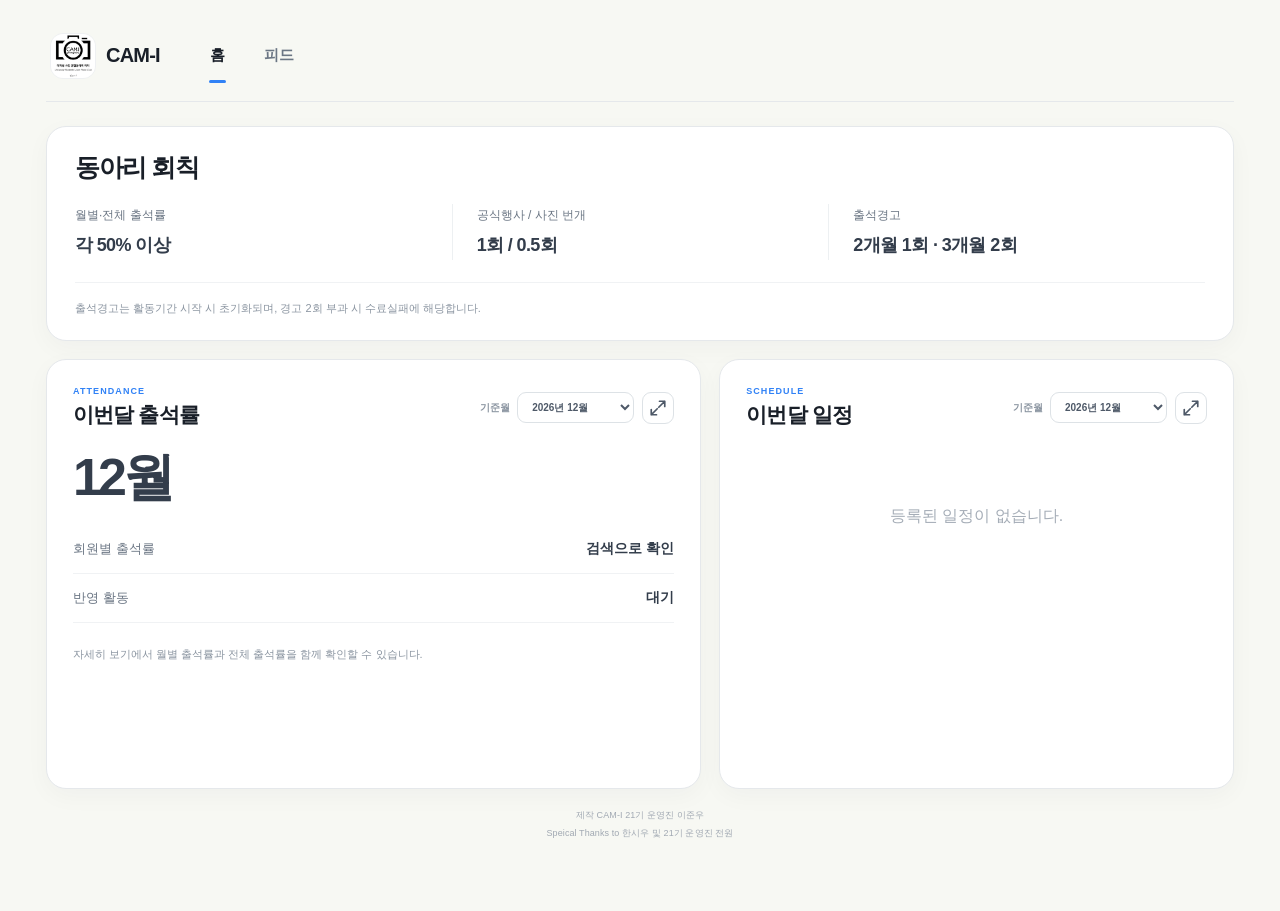
<file: index.html>
<!doctype html>
<html lang="ko">
<head>
  <meta charset="utf-8">
  <meta name="viewport" content="width=device-width, initial-scale=1">
  <title>출결 관리</title>
  <link rel="stylesheet" href="/styles.css">
  <link rel="stylesheet" href="/public/board.css">
</head>
<body>
  <div class="app-shell">
    <main class="main-content">
      <div id="notice" class="notice" role="status" hidden></div>
      <section id="app-view" aria-live="polite"></section>
    </main>
  </div>
  <script src="/public/board.js" defer></script>
  <script src="/monthly-upload.js" defer></script>
  <script src="/app.js" defer></script>
</body>
</html>
</file>
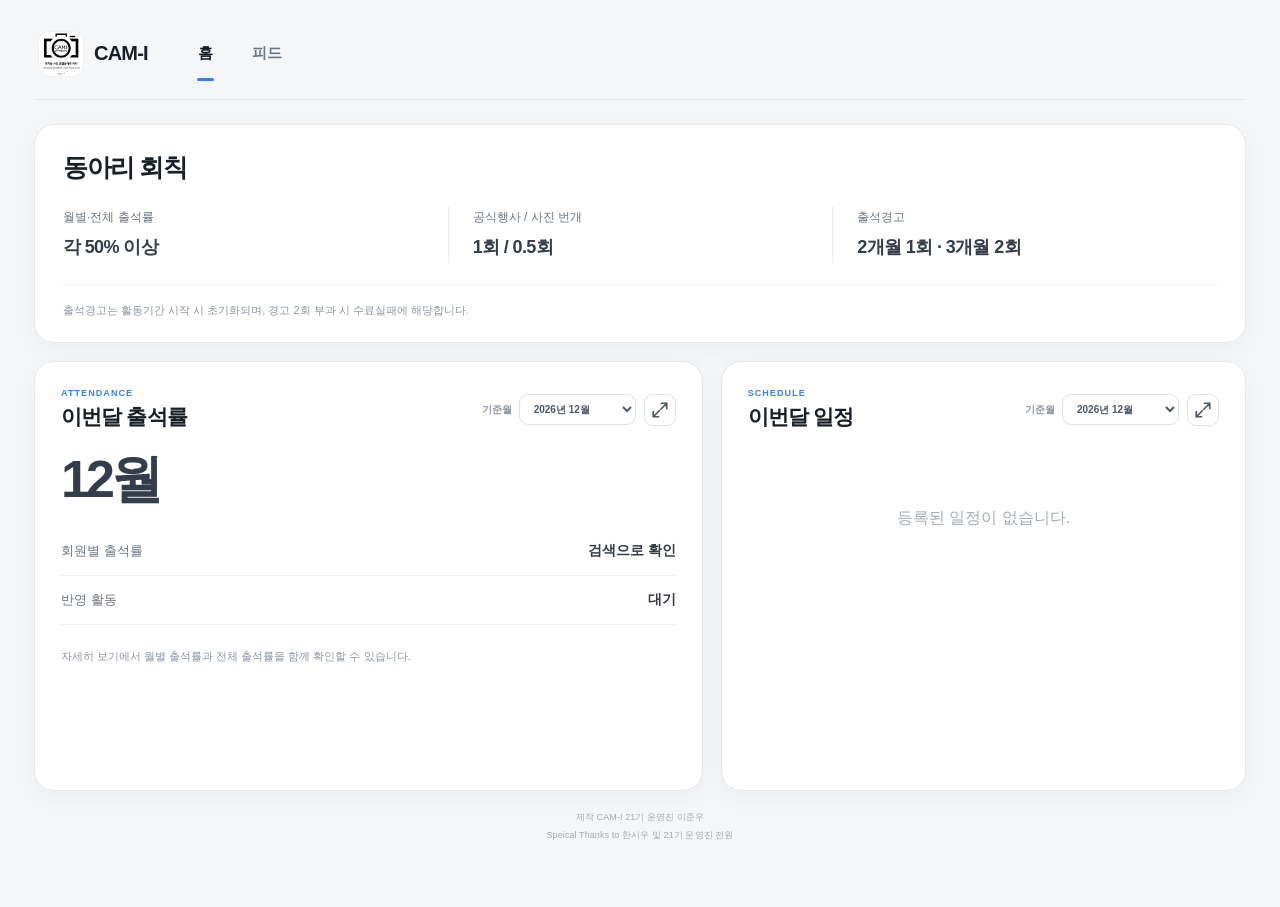
<file: public/index.html>
<!doctype html>
<html lang="ko">
<head>
  <meta charset="utf-8">
  <meta name="viewport" content="width=device-width, initial-scale=1">
  <meta name="description" content="출결 현황 공개 확인 페이지">
  <title>출결 현황</title>
  <link rel="stylesheet" href="./public.css">
  <link rel="stylesheet" href="./board.css">
</head>
<body>
  <main class="page-shell">
    <div id="public-board" aria-live="polite">출결 정보를 불러오는 중입니다.</div>
    <span id="updated-at" hidden></span>
  </main>
  <script src="./board.js" defer></script>
  <script src="./public.js" defer></script>
</body>
</html>
</file>
<file: styles.css>
:root {
  --ink: #18212f;
  --muted: #778194;
  --line: #e4e8ee;
  --paper: #f7f8fb;
  --card: #ffffff;
  --navy: #172334;
  --navy-soft: #26364b;
  --blue: #3d71e8;
  --blue-soft: #ebf1ff;
  --green: #168a69;
  --green-soft: #e5f5ef;
  --orange: #c56b18;
  --orange-soft: #fff2df;
  --red: #c34646;
  --red-soft: #fff0f0;
  --shadow: 0 12px 32px rgba(31, 45, 68, .06);
  font-family: Pretendard, -apple-system, BlinkMacSystemFont, "Segoe UI", sans-serif;
  color: var(--ink);
  background: var(--paper);
}

* { box-sizing: border-box; }
body { margin: 0; min-width: 320px; background: var(--paper); }
button, input, select, textarea { font: inherit; }
button { cursor: pointer; }

.app-shell { min-height: 100vh; display: block; }
.sidebar { width: 250px; flex: 0 0 250px; min-height: 100vh; color: #dbe4f3; background: var(--navy); padding: 30px 18px 22px; display: flex; flex-direction: column; }
.brand { display: flex; align-items: center; gap: 12px; padding: 0 12px 35px; }
.brand-mark { display: grid; place-items: center; width: 34px; height: 34px; color: #fff; background: var(--blue); border-radius: 11px; font-weight: 800; font-size: 16px; }
.brand strong { display: block; color: #fff; font-size: 17px; letter-spacing: -.04em; }
.brand span:not(.brand-mark) { display: block; margin-top: 3px; color: #9ba9bc; font-size: 10px; letter-spacing: .08em; text-transform: uppercase; }
.nav-list { display: grid; gap: 6px; }
.nav-item { display: flex; align-items: center; gap: 13px; width: 100%; border: 0; border-radius: 12px; padding: 13px 13px; text-align: left; color: #9eacc0; background: transparent; transition: .18s ease; }
.nav-item:hover { color: #fff; background: rgba(255,255,255,.07); }
.nav-item.active { color: #fff; background: var(--navy-soft); box-shadow: inset 3px 0 var(--blue); }
.nav-icon { width: 26px; color: #6f83a1; font-size: 10px; letter-spacing: .04em; }
.nav-item.active .nav-icon { color: #8eafff; }
.sidebar-bottom { margin-top: auto; }
.sync-card { margin: 24px 4px 18px; padding: 16px 14px; background: rgba(255,255,255,.06); border: 1px solid rgba(255,255,255,.08); border-radius: 14px; }
.sync-card-head { display: flex; align-items: center; gap: 8px; color: #fff; font-size: 13px; }
.sync-dot { width: 8px; height: 8px; border-radius: 50%; background: #65ddb4; box-shadow: 0 0 0 4px rgba(101,221,180,.11); }
.sync-card p { margin: 10px 0 8px; color: #9eacc0; font-size: 11px; line-height: 1.6; }
.sync-card code { display: block; color: #b8caff; font: 10px ui-monospace, SFMono-Regular, Menlo, monospace; word-break: break-all; }
.sync-card > span:last-child { display: block; margin-top: 10px; color: #7f91aa; font-size: 10px; }
.sidebar-foot { color: #6f7e94; text-align: center; font-size: 10px; }

.main-content { width: 100%; max-width: 1600px; margin: 0 auto; padding: 28px 46px 70px; min-width: 0; }
.topbar { display: flex; align-items: flex-start; justify-content: space-between; gap: 20px; margin-bottom: 32px; }
.eyebrow { margin: 0 0 10px; color: var(--blue); font-size: 10px; font-weight: 800; letter-spacing: .14em; }
h1, h2, h3, p { margin-top: 0; }
h1 { margin-bottom: 8px; font-size: 31px; line-height: 1.16; letter-spacing: -.06em; }
.topbar p:last-child { margin-bottom: 0; color: var(--muted); font-size: 13px; }
.topbar-actions { display: flex; gap: 9px; padding-top: 12px; }
.button { min-height: 40px; border: 1px solid transparent; border-radius: 10px; padding: 0 15px; font-size: 12px; font-weight: 700; transition: .18s ease; }
.button-primary { color: #fff; background: var(--blue); box-shadow: 0 7px 14px rgba(61,113,232,.2); }
.button-primary:hover { background: #2f5fce; transform: translateY(-1px); }
.button-ghost { color: #607089; border-color: var(--line); background: #fff; }
.button-ghost:hover { border-color: #bbc5d3; color: var(--ink); }
.button-danger { color: var(--red); border-color: #f0d5d5; background: var(--red-soft); }
.button-small { min-height: 32px; padding: 0 10px; font-size: 11px; }
.notice { margin: -10px 0 20px; padding: 11px 14px; border: 1px solid #cfe0ff; border-radius: 10px; color: #2b5bbd; background: var(--blue-soft); font-size: 12px; }
.notice.error { border-color: #f0d0d0; color: var(--red); background: var(--red-soft); }

.view-stack { display: grid; gap: 22px; }
.kpi-grid { display: grid; grid-template-columns: repeat(4, minmax(0, 1fr)); gap: 14px; }
.kpi-grid-single { grid-template-columns: 1fr; }
.kpi-card, .panel { border: 1px solid var(--line); border-radius: 16px; background: var(--card); box-shadow: var(--shadow); }
.kpi-card { position: relative; padding: 20px 20px 18px; overflow: hidden; }
.kpi-details { cursor: pointer; }
.kpi-details > summary { position: relative; z-index: 1; display: flex; align-items: flex-start; justify-content: space-between; gap: 12px; list-style: none; outline: 0; }
.kpi-details > summary::-webkit-details-marker { display: none; }
.kpi-summary-content { display: block; }
.kpi-toggle { display: inline-flex; align-items: center; gap: 5px; min-height: 30px; padding: 0 10px; border: 1px solid var(--line); border-radius: 8px; color: #607089; background: #fff; font-size: 11px; font-weight: 700; line-height: 1; }
.kpi-detail-list { position: relative; z-index: 1; display: grid; gap: 9px; margin-top: 17px; padding-top: 14px; border-top: 1px solid #edf0f4; }
.kpi-detail-list > div { display: block; gap: 12px; font-size: 12px; }
.kpi-detail-list span { display: block; color: var(--muted); line-height: 1.55; }
.kpi-card::after { content: ""; position: absolute; right: -25px; bottom: -32px; width: 100px; height: 100px; border-radius: 50%; background: var(--blue-soft); }
.kpi-card:nth-child(2)::after { background: var(--green-soft); }
.kpi-card:nth-child(3)::after { background: var(--orange-soft); }
.kpi-card:nth-child(4)::after { background: #f0eefc; }
.kpi-label { position: relative; z-index: 1; color: var(--muted); font-size: 11px; }
.kpi-value { position: relative; z-index: 1; display: block; margin: 12px 0 6px; font-size: 29px; letter-spacing: -.07em; }
.kpi-foot { position: relative; z-index: 1; color: #99a2b1; font-size: 10px; }
.dashboard-grid { display: grid; grid-template-columns: minmax(0, 1.25fr) minmax(310px, .75fr); gap: 22px; }
.dashboard-grid-top { grid-template-columns: 1fr; }
.dashboard-filters { align-items: flex-end; }
.filter-field { display: grid; gap: 6px; min-width: 120px; }
.filter-field .input.compact { width: 150px; }
.panel { padding: 22px; }
.panel-header { display: flex; align-items: flex-start; justify-content: space-between; gap: 14px; margin-bottom: 20px; }
.panel-title { margin-bottom: 5px; font-size: 16px; letter-spacing: -.04em; }
.panel-desc { margin-bottom: 0; color: var(--muted); font-size: 11px; line-height: 1.6; }
.header-control { display: flex; align-items: center; gap: 8px; }
.label { display: block; margin-bottom: 7px; color: #66748a; font-size: 11px; font-weight: 700; }
.input, .select, .textarea { width: 100%; border: 1px solid var(--line); border-radius: 9px; padding: 10px 11px; color: var(--ink); background: #fff; outline: 0; font-size: 12px; }
.input:focus, .select:focus, .textarea:focus { border-color: #9fb9ff; box-shadow: 0 0 0 3px var(--blue-soft); }
.select.compact, .input.compact { width: auto; min-width: 112px; padding: 8px 9px; }
.textarea { min-height: 86px; resize: vertical; }
.field-grid { display: grid; grid-template-columns: repeat(2, minmax(0, 1fr)); gap: 15px; }
.field-grid.three { grid-template-columns: repeat(3, minmax(0, 1fr)); }
.field { min-width: 0; }
.field.full { grid-column: 1 / -1; }
.form-actions { display: flex; justify-content: flex-end; gap: 9px; margin-top: 18px; }
.progress-area { display: grid; gap: 16px; }
.progress-row { display: grid; gap: 8px; }
.progress-meta { display: flex; justify-content: space-between; color: #647188; font-size: 11px; }
.progress-meta strong { color: var(--ink); }
.progress-track { height: 8px; overflow: hidden; border-radius: 99px; background: #eef1f5; }
.progress-fill { height: 100%; border-radius: inherit; background: var(--blue); }
.progress-fill.green { background: var(--green); }
.progress-fill.orange { background: #e7a142; }
.rules-mini { display: grid; gap: 11px; }
.rule-line { display: flex; align-items: center; justify-content: space-between; gap: 12px; padding-bottom: 11px; border-bottom: 1px solid #edf0f4; font-size: 12px; }
.rule-line:last-child { padding-bottom: 0; border-bottom: 0; }
.rule-line span { color: var(--muted); }
.rule-line strong { color: var(--ink); white-space: nowrap; }

.table-wrap { overflow-x: auto; }
.data-table { width: 100%; border-collapse: collapse; min-width: 630px; }
.data-table th { padding: 10px 12px; border-bottom: 1px solid var(--line); color: #95a0b1; font-size: 10px; font-weight: 700; text-align: left; white-space: nowrap; }
.data-table td { padding: 13px 12px; border-bottom: 1px solid #edf0f4; color: #56647a; font-size: 12px; vertical-align: middle; }
.data-table tr:last-child td { border-bottom: 0; }
.data-table .primary-cell { color: var(--ink); font-weight: 700; }
.data-table .number-cell { color: var(--ink); font-variant-numeric: tabular-nums; }
.avatar { display: inline-grid; place-items: center; width: 28px; height: 28px; margin-right: 9px; border-radius: 9px; color: #3560bd; background: var(--blue-soft); font-size: 11px; font-weight: 800; vertical-align: middle; }
.badge { display: inline-flex; align-items: center; min-height: 23px; padding: 0 8px; border-radius: 999px; font-size: 10px; font-weight: 800; white-space: nowrap; }
.badge.good { color: var(--green); background: var(--green-soft); }
.badge.warn { color: var(--orange); background: var(--orange-soft); }
.badge.bad { color: var(--red); background: var(--red-soft); }
.badge.neutral { color: #6d7b90; background: #eef1f5; }
.badge.blue { color: #3560bd; background: var(--blue-soft); }
.empty { padding: 38px 15px; color: #9aa5b4; text-align: center; font-size: 12px; }

.toolbar { display: flex; align-items: flex-end; justify-content: space-between; gap: 16px; flex-wrap: wrap; margin-bottom: 18px; }
.toolbar-left { display: flex; align-items: flex-end; gap: 10px; flex-wrap: wrap; }
.toolbar .field { min-width: 150px; }
.record-toolbar-note { color: var(--muted); font-size: 11px; line-height: 1.6; }
.attendance-table .status-select { min-width: 130px; }
.attendance-table { min-width: 980px; }
.fine-text { color: var(--red); font-size: 11px; font-weight: 700; }
.fine-zero { color: #93a0b1; }
.section-divider { height: 1px; margin: 20px 0; background: #edf0f4; }
.split-layout { display: grid; grid-template-columns: minmax(250px, .72fr) minmax(0, 1.28fr); gap: 22px; align-items: start; }
.event-list { display: grid; gap: 9px; }
.event-option { width: 100%; padding: 14px; border: 1px solid var(--line); border-radius: 12px; color: var(--ink); background: #fff; text-align: left; }
.event-option:hover { border-color: #b6c8f7; }
.event-option.selected { border-color: #89a8ff; background: var(--blue-soft); box-shadow: inset 3px 0 var(--blue); }
.event-option strong { display: block; margin-bottom: 6px; font-size: 12px; }
.event-option span { color: var(--muted); font-size: 10px; }
.event-option .event-option-meta { display: flex; align-items: center; justify-content: space-between; gap: 8px; }
.event-option .badge { margin-top: 8px; }
.subtle { color: var(--muted); font-size: 11px; }

.rules-grid { display: grid; grid-template-columns: repeat(2, minmax(0, 1fr)); gap: 22px; }
.rule-card { padding: 24px; border: 1px solid var(--line); border-radius: 16px; background: #fff; box-shadow: var(--shadow); }
.rule-card h3 { margin-bottom: 7px; font-size: 16px; letter-spacing: -.04em; }
.rule-card > p { margin-bottom: 20px; color: var(--muted); font-size: 11px; line-height: 1.6; }
.rule-metric { display: flex; align-items: flex-end; justify-content: space-between; gap: 15px; padding: 15px 0; border-top: 1px solid #edf0f4; }
.rule-metric:first-of-type { border-top: 0; }
.rule-metric span { color: var(--muted); font-size: 11px; }
.rule-metric strong { font-size: 20px; letter-spacing: -.05em; }
.fine-grid { display: grid; gap: 10px; }
.fine-item { display: flex; justify-content: space-between; align-items: center; padding: 12px 13px; border-radius: 10px; background: #fafbfc; font-size: 12px; }
.fine-item strong { color: var(--red); }
.formula-box { padding: 15px; border-radius: 10px; color: #53657d; background: #f5f7fb; font-size: 12px; line-height: 1.8; }
.formula-box strong { color: var(--ink); }

@media (max-width: 1050px) {
  .main-content { padding: 34px 28px 60px; }
  .kpi-grid { grid-template-columns: repeat(2, minmax(0, 1fr)); }
  .kpi-grid.kpi-grid-single { grid-template-columns: 1fr; }
  .dashboard-grid, .split-layout { grid-template-columns: 1fr; }
}
@media (max-width: 720px) {
  .main-content { padding: 18px 16px 45px; }
  h1 { font-size: 27px; }
  .kpi-grid, .rules-grid, .kpi-grid.kpi-grid-single { grid-template-columns: 1fr; }
  .panel, .rule-card { padding: 17px; }
  .field-grid, .field-grid.three { grid-template-columns: 1fr; }
  .field.full { grid-column: auto; }
  .panel-header { display: block; }
  .header-control { margin-top: 12px; }
  .toolbar { align-items: stretch; display: block; }
  .toolbar-left { align-items: stretch; display: grid; grid-template-columns: 1fr 1fr; }
  .toolbar-left .field { min-width: 0; }
  .toolbar > .button { width: 100%; margin-top: 12px; }
}

.main-content {background:#f7f8f3;}
</file>
<file: public/board.css>
.attendance-board { display:grid;grid-template-columns:repeat(2,minmax(0,1fr));gap:22px;align-items:stretch; }
.board-toolbar {display:flex;align-items:center;justify-content:flex-end;gap:20px;margin-bottom:22px;}
.board-kicker {font-size:10px;font-weight:750;letter-spacing:.16em;color:#728275;}
.board-toolbar p {margin:6px 0 0;font-size:20px;font-weight:650;letter-spacing:-.04em;color:#263a32;}
.board-month {display:flex;align-items:center;gap:10px;font-size:12px;color:#66776d;}
.board-month select,.board-search input,.board-import input {font:inherit;padding:10px 12px;border:1px solid #dbe4dc;border-radius:8px;background:#fff;color:#263a32;}
.board-card {min-width:0;min-height:348px;padding:28px;border:1px solid #e0e6df;border-radius:18px;background:#fff;box-shadow:0 6px 22px #223a2510;color:#263a32;}
.board-card header {display:flex;align-items:center;gap:10px;margin-bottom:26px;}
.board-card h2 {font-size:19px;margin:0;letter-spacing:-.04em;color:inherit;}
.board-number {font-size:10px;letter-spacing:.07em;color:#8c9a8e;}
.board-card-actions {display:flex;align-items:center;gap:8px;margin-left:auto;}
.board-chip {white-space:nowrap;border:1px solid #e2e8de;border-radius:20px;padding:5px 9px;font-size:10px;color:#687d6b;font-weight:500;}
.board-expand {display:grid;place-items:center;width:32px;height:32px;padding:0;border:1px solid #d7e0d4;border-radius:9px;background:#fff;color:#536c53;transition:background .16s,border-color .16s,transform .16s;}
.board-expand svg {width:18px;height:18px;fill:none;stroke:currentColor;stroke-width:2.25;stroke-linecap:round;stroke-linejoin:round;}
.board-close-mark {display:none;}
.board-expand[aria-expanded="true"] .board-expand-mark {display:none;}
.board-expand[aria-expanded="true"] .board-close-mark {display:block;}
.board-expand:hover {border-color:#aebfa9;background:#f4f7f1;transform:translateY(-1px);}
.board-expand:focus-visible {outline:2px solid #577553;outline-offset:3px;}
body.board-modal-open {overflow:hidden;}
.board-expand-backdrop {position:fixed;inset:0;z-index:1000;border:0;background:#14251dcc;cursor:zoom-out;}
.board-card.is-expanded {position:fixed;top:24px;bottom:24px;left:50%;z-index:1001;width:min(1180px,calc(100vw - 48px));min-height:0;overflow:auto;transform:translateX(-50%);padding:36px;border-color:#cdd9ca;box-shadow:0 28px 90px #0d201666;}
.board-card.is-expanded header {position:sticky;top:-36px;z-index:8;margin:-36px -36px 26px;padding:28px 36px 18px;background:inherit;border-bottom:1px solid #e1e8de;}
.board-card.is-expanded h2 {font-size:24px;}
.board-card.is-expanded .board-expand {background:#263a32;color:#fff;border-color:#263a32;}
.board-rate-intro {margin:18px 0 14px;padding-bottom:14px;border-bottom:1px solid #e8ece5;}
.board-rate-preview {display:grid;gap:0;}
.board-rate-row {padding:10px 0;border-bottom:1px solid #eef1ec;}
.board-rate-row:last-child {border-bottom:0;}
.board-rate-row-main {display:flex;justify-content:space-between;align-items:flex-start;gap:12px;font-size:12px;}
.board-rate-row-main>span {color:#78877b;text-align:right;white-space:nowrap;font-size:11px;}
.board-inline-meter {height:4px;margin-top:8px;border-radius:8px;background:#edf1ea;overflow:hidden;}
.board-inline-meter i {display:block;height:100%;border-radius:inherit;background:#829b76;}
.board-note {color:#7c877d;font-size:12px;line-height:1.8;margin:21px 0 0;word-break:keep-all;}
.board-details {margin-top:20px;border-top:1px solid #e8ece5;padding-top:15px;}
.board-details>summary,.board-import>summary {cursor:pointer;font-size:12px;font-weight:650;color:#536c53;}
.board-details>summary:focus-visible,.board-import>summary:focus-visible {outline:2px solid #577553;outline-offset:5px;}
.board-search {display:grid;gap:7px;margin-top:18px;color:#68776b;font-size:12px;}
.board-search input {width:100%;box-sizing:border-box;}
.board-search-result {margin-top:18px;}
.board-search-hint {padding:28px 8px;text-align:center;color:#7c877d;font-size:12px;line-height:1.8;}
.member-search-card {padding-top:4px;}
.member-search-card .board-rate-row {padding-top:0;}
.member-event-list {margin-top:20px;border-top:1px solid #e8ece5;}
.member-event-list h3 {margin:15px 0 7px;font-size:12px;color:#536c53;}
.member-event-row {display:grid;grid-template-columns:42px 1fr auto;gap:9px;align-items:center;padding:9px 0;border-bottom:1px solid #eef1ec;font-size:11px;}
.member-event-row time {font-variant-numeric:tabular-nums;color:#849080;}
.member-event-row span {min-width:0;overflow-wrap:anywhere;color:#536257;}
.member-event-status {font-size:10px;font-weight:700;white-space:nowrap;}
.member-event-status.is-present {color:#5b8058;}
.member-event-status.is-absent {color:#a17a66;}
.member-event-status.is-upcoming {color:#809170;}
.board-member-meta {display:block;margin-top:5px;font-size:10px;color:#81917d;}
.board-winners {background:#f3f5ed;text-align:center;}
.board-winners header {text-align:left;}
.board-winner-mark {display:block;color:#a6b28e;font-size:43px;font-weight:400;line-height:1.4;}
.board-winner-names {font-size:25px;line-height:1.6;font-weight:650;margin-top:12px;word-break:keep-all;}
.board-winner-copy {font-size:13px;color:#738164;margin:7px 0;}
.winner-photo-stage {position:relative;min-height:230px;display:grid;align-items:center;}
.winner-photo-grid {display:grid;grid-template-columns:repeat(2,minmax(0,1fr));gap:12px;max-width:340px;width:100%;margin:0 auto;}
.winner-photo-grid figure {margin:0;min-width:0;}
.winner-photo-grid img {display:block;width:100%;aspect-ratio:1983/2805;object-fit:contain;border:1px solid #e0e5dc;border-radius:12px;background:#f6f7f3;}
.winner-photo-grid figcaption {display:flex;justify-content:center;align-items:center;gap:7px;padding:7px 4px 0;color:#405746;}
.winner-photo-grid figcaption span {font-size:10px;font-weight:700;}
.winner-photo-grid figcaption strong {font-size:13px;overflow:hidden;text-overflow:ellipsis;white-space:nowrap;}
.board-card.is-expanded .winner-photo-grid {max-width:760px;}
.winner-photo-grid-pending {opacity:.55;}
.winner-photo-grid-pending span {display:block;border:1px dashed #cfd9ca;border-radius:14px;background:linear-gradient(145deg,#f5f7f2,#e8eee3);aspect-ratio:1983/2805;}
.winner-counting {position:absolute;inset:0;display:flex;flex-direction:column;align-items:center;justify-content:center;text-align:center;}
.winner-counting strong {padding:9px 16px;border-radius:999px;background:#263a32;color:#fff;font-size:15px;letter-spacing:.02em;box-shadow:0 6px 20px #263a3233;}
.winner-counting span {margin-top:10px;color:#728073;font-size:11px;}
.board-empty {min-height:155px;display:flex;flex-direction:column;justify-content:center;align-items:center;text-align:center;gap:8px;font-size:13px;color:#798675;}
.board-empty strong {font-size:16px;font-weight:600;color:#63755a;}
.board-empty p {margin:0;font-size:12px;}
.board-rule-summary {margin:0;}
.board-rule-summary>div {display:flex;justify-content:space-between;gap:12px;padding:13px 0;border-bottom:1px solid #eef1ec;font-size:12px;}
.board-rule-summary dt {color:#73806f;}
.board-rule-summary dd {margin:0;font-weight:650;text-align:right;}
.board-rule-full {padding-top:20px;text-align:left;}
.board-rule-full h3 {font-size:15px;margin:23px 0 12px;}
.board-rule-full p {font-size:12px;line-height:1.9;word-break:keep-all;color:#647364;}
.board-event-list {list-style:none;margin:0;padding:0;}
.board-event-list-two {display:grid;grid-template-columns:repeat(2,minmax(0,1fr));column-gap:18px;}
.board-event-list-two .board-event-state {display:none;}
.board-event-list-two .board-empty {grid-column:1/-1;}
.board-event-list li {display:flex;gap:15px;align-items:center;padding:11px 0;border-bottom:1px solid #eef1ec;}
.board-event-list li:last-child {border-bottom:0;}
.board-event-list time {flex:0 0 37px;text-align:center;background:#f2f5ef;border-radius:8px;padding:6px 0;}
.board-event-list time strong {display:block;font-size:19px;line-height:1.2;font-weight:600;}
.board-event-list time span {font-size:9px;color:#7c8a79;}
.board-event-list li>div {min-width:0;flex:1;}
.board-event-list li>div strong {font-size:13px;font-weight:600;overflow-wrap:anywhere;}
.board-event-list li>div span {display:block;font-size:10px;color:#849080;margin-top:5px;}
.board-event-state {font-size:10px;color:#849080;white-space:nowrap;}
.board-import {margin-top:26px;padding:20px 24px;background:#fff;border:1px solid #e1e7df;border-radius:12px;color:#657562;font-size:12px;}
.board-import summary span {font-size:10px;margin-left:8px;font-weight:400;}
.board-import p {line-height:1.8;margin-top:20px;}
.board-import form {display:flex;flex-wrap:wrap;align-items:end;gap:14px;margin:18px 0;}
.board-import label {display:grid;gap:8px;min-width:0;}
.board-import input {max-width:100%;}
.board-import table {width:100%;min-width:480px;border-collapse:collapse;margin-top:15px;font-size:12px;}
.board-import th,.board-import td {padding:10px;text-align:left;border-bottom:1px solid #e4eadf;}
.board-import .import-scroll {overflow:auto;max-height:300px;}
.board-import .import-issues {line-height:1.8;color:#976721;}
#import-result {line-height:1.8;}
.calendar-poster {position:relative;isolation:isolate;border-radius:12px;}
.calendar-poster>img {display:block;width:100%;height:auto;border-radius:12px;}
.calendar-hotspot {position:absolute;left:92.78%;top:var(--day-y);width:5.6%;aspect-ratio:1;border:0;border-radius:50%;padding:0;transform:translate(-50%,-50%);background:transparent;color:#203d29;cursor:pointer;z-index:2;transition:transform .18s,box-shadow .18s,background .18s;font:inherit;}
.calendar-hotspot span {opacity:0;font-size:clamp(11px,1.8vw,22px);}
.calendar-hotspot[aria-expanded="true"] {transform:translate(-50%,-50%) scale(1.55);background:#d7e7ac;box-shadow:0 0 0 3px #f2f8d773,0 5px 20px #071e2766;z-index:4;}
.calendar-hotspot[aria-expanded="true"] span {opacity:1;}
.calendar-hotspot:focus-visible {outline:3px solid white;outline-offset:3px;}
.calendar-break {border:1px dashed #e1ebc99c;}
.calendar-popup[hidden] {display:none;}
.calendar-popup {position:absolute;right:17%;top:clamp(10px,calc(var(--day-y) - 70px),75%);width:72%;max-width:255px;box-sizing:border-box;padding:20px;border-radius:16px;background:#fcfff1;color:#23412d;box-shadow:0 15px 45px #001b1c66;border:1px solid #e2ebce;z-index:5;animation:calendar-appear .15s ease-out;}
.calendar-popup::after {content:"";position:absolute;top:64px;right:-8px;border-top:8px solid transparent;border-bottom:8px solid transparent;border-left:8px solid #fcfff1;}
.calendar-popup-close {position:absolute;right:7px;top:5px;width:32px;height:32px;border:0;border-radius:50%;background:transparent;color:#708362;font-size:24px;cursor:pointer;}
.calendar-popup-month {font-size:9px;font-weight:700;letter-spacing:.15em;color:#809363;}
.calendar-popup-date {display:flex;gap:12px;align-items:center;margin:8px 0 12px;}
.calendar-popup-date>strong {font-size:46px;font-weight:600;line-height:1;letter-spacing:-.05em;}
.calendar-popup-date>span {font-size:11px;color:#768c65;}
.calendar-popup h3 {margin:0 0 8px;font-size:20px;letter-spacing:-.04em;}
.calendar-popup p {margin:0;font-size:11px;line-height:1.7;color:#768564;word-break:keep-all;}
.calendar-help {font-size:11px;color:#78866c;line-height:1.7;margin:14px 0 0;}
.calendar-break-note {font-size:12px;color:#536747;background:#f3f6eb;padding:11px 13px;border-radius:8px;margin:10px 0 0;}
@keyframes calendar-appear {from {opacity:0;transform:translateX(6px) scale(.96);} to {opacity:1;transform:translateX(0) scale(1);}}
@media(prefers-reduced-motion:reduce) {.calendar-hotspot{transition:none}.calendar-popup{animation:none}}
@media(min-width:761px) {.attendance-board-balanced{grid-auto-rows:385px}.attendance-board-balanced .board-card{height:100%;box-sizing:border-box;overflow:auto}.attendance-board-balanced .board-card.is-expanded{height:auto}}
@media(min-width:900px) {.board-rate,.board-winners {min-height:355px;}}
@media(max-width:760px) {.attendance-board {grid-template-columns:1fr;gap:16px;}.board-card{padding:22px;min-height:0}.board-toolbar{align-items:start}.board-month{display:grid;gap:6px}.board-month select{min-width:0;width:auto}.board-card header{align-items:flex-start;flex-wrap:wrap}.board-card-actions{width:100%;justify-content:space-between;margin-left:0}.board-chip{font-size:9px}.board-import form{display:grid}.board-import label{max-width:100%}.board-rule-summary>div{font-size:11px}.board-rate-row-main>span{font-size:10px}.winner-photo-stage{min-height:190px}.winner-photo-grid{gap:8px}.board-event-list-two{grid-template-columns:1fr}.board-event-list-two .board-event-state{display:inline}.member-event-row{grid-template-columns:39px 1fr auto;font-size:10px}.board-card.is-expanded{top:8px;bottom:8px;width:calc(100vw - 16px);padding:22px}.board-card.is-expanded header{top:-22px;margin:-22px -22px 22px;padding:20px 22px 15px}}

/* CAM-I portal layout */
.cam-portal {--portal-blue:#3182f6;--portal-ink:#191f28;--portal-muted:#8b95a1;--portal-line:#e5e8eb;max-width:1480px;margin:0 auto;color:var(--portal-ink);}
.portal-header {display:flex;align-items:center;gap:34px;min-height:74px;padding:0 4px 18px;border-bottom:1px solid var(--portal-line);}
.portal-brand {display:flex;align-items:center;gap:10px;color:var(--portal-ink);text-decoration:none;}
.portal-brand img {width:46px;height:46px;border-radius:13px;object-fit:cover;border:1px solid #eef0f2;}
.portal-brand strong {font-size:20px;letter-spacing:-.04em;}
.portal-tabs {display:flex;align-self:stretch;gap:7px;}
.portal-tabs button {position:relative;border:0;padding:0 16px;background:transparent;color:#6b7684;font-size:15px;font-weight:700;}
.portal-tabs button::after {content:"";position:absolute;left:15px;right:15px;bottom:0;height:3px;border-radius:99px;background:transparent;}
.portal-tabs button.is-active {color:var(--portal-ink);}
.portal-tabs button.is-active::after {background:var(--portal-blue);}
.portal-page {padding:24px 0 0;}
.portal-page[hidden] {display:none;}
.club-rules-strip {padding:26px 28px 24px;border:1px solid var(--portal-line);border-radius:20px;background:#fff;box-shadow:0 7px 24px rgba(0,27,55,.035);}
.club-rules-strip>header {display:flex;align-items:center;justify-content:space-between;gap:20px;margin-bottom:22px;}
.club-rules-strip>header>div {display:flex;align-items:center;gap:10px;}
.club-rules-strip h1 {margin:0;font-size:25px;letter-spacing:-.055em;}
.club-rules-strip dl {display:grid;grid-template-columns:repeat(3,minmax(0,1fr));margin:0;}
.club-rules-strip dl>div {padding:3px 24px;border-left:1px solid #edf0f2;}
.club-rules-strip dl>div:first-child {padding-left:0;border-left:0;}
.club-rules-strip dt {margin-bottom:9px;color:#6b7684;font-size:12px;}
.club-rules-strip dd {margin:0;color:#333d4b;font-size:18px;font-weight:750;letter-spacing:-.035em;}
.club-rules-strip>p {margin:22px 0 0;padding-top:18px;border-top:1px solid #f0f2f4;color:#8b95a1;font-size:11px;}
.portal-dashboard {display:grid;grid-template-columns:minmax(0,1.12fr) minmax(360px,.88fr);gap:18px;margin-top:18px;}
.portal-panel.board-card {height:430px;min-height:430px;padding:26px;border-color:var(--portal-line);border-radius:20px;box-shadow:0 7px 24px rgba(0,27,55,.035);overflow:hidden;}
.portal-panel.board-card>header {margin-bottom:22px;}
.portal-panel h2 {font-size:21px;color:#191f28;}
.panel-eyebrow {display:block;margin-bottom:5px;color:var(--portal-blue);font-size:9px;font-weight:800;letter-spacing:.12em;}
.portal-panel .board-card-actions {width:auto;justify-content:flex-end;margin-left:auto;}
.panel-month {display:flex;align-items:center;gap:7px;color:#8b95a1;font-size:10px;font-weight:700;white-space:nowrap;}
.panel-month select {min-width:116px;padding:8px 28px 8px 10px;border:1px solid #dde2e6;border-radius:9px;background:#fff;color:#4e5968;font:inherit;}
.portal-panel .board-expand {border-color:#dde2e6;color:#4e5968;}
.portal-panel:not(.is-expanded) .detail-only {display:none;}
.portal-panel.is-expanded .summary-only {display:none;}
.portal-panel.is-expanded .detail-only {display:block;}
.attendance-overview>strong {display:block;margin:6px 0 22px;color:#333d4b;font-size:52px;line-height:1;font-weight:700;letter-spacing:-.075em;}
.attendance-overview>div {display:flex;align-items:center;justify-content:space-between;padding:15px 0;border-bottom:1px solid #f0f2f4;}
.attendance-overview span {color:#6b7684;font-size:13px;}
.attendance-overview b {color:#333d4b;font-size:14px;}
.attendance-overview p {margin:22px 0 0;color:#8b95a1;font-size:11px;line-height:1.7;}
.portal-schedule-list {list-style:none;margin:0;padding:0;}
.portal-schedule-list li {display:grid;grid-template-columns:44px minmax(0,1fr) auto;gap:13px;align-items:center;padding:12px 0;border-bottom:1px solid #f0f2f4;}
.portal-schedule-list li:last-child {border-bottom:0;}
.portal-schedule-list time {padding:7px 0;border-radius:10px;background:#f2f4f6;text-align:center;}
.portal-schedule-list time strong {display:block;font-size:18px;line-height:1;}
.portal-schedule-list time span {color:#8b95a1;font-size:9px;}
.portal-schedule-list li>div {min-width:0;}
.portal-schedule-list li>div strong {display:block;overflow:hidden;color:#333d4b;font-size:13px;text-overflow:ellipsis;white-space:nowrap;}
.portal-schedule-list li>div span {display:block;margin-top:5px;color:#8b95a1;font-size:10px;}
.portal-schedule-list em {color:#8b95a1;font-size:10px;font-style:normal;}
.portal-empty {display:block!important;padding:55px 10px!important;color:#a5adb7;text-align:center;}
.detail-heading {margin-bottom:22px;}
.detail-heading h3 {margin:0 0 6px;font-size:22px;letter-spacing:-.045em;}
.detail-heading p {margin:0;color:#8b95a1;font-size:12px;line-height:1.65;}
.portal-panel.board-card.is-expanded {height:auto;overflow-y:auto;overscroll-behavior:contain;-webkit-overflow-scrolling:touch;}
.portal-panel.is-expanded .board-search {max-width:520px;}
.member-result-head {position:static!important;display:flex!important;justify-content:space-between;gap:18px!important;margin:20px 0 0!important;padding:18px 0!important;border-top:1px solid #eef0f2;border-bottom:1px solid #eef0f2!important;background:transparent!important;}
.member-result-head>div:first-child strong {display:block;font-size:18px;}
.member-result-head>div:first-child span {display:block;margin-top:4px;color:#8b95a1;font-size:10px;}
.member-result-head>div:last-child {display:flex;gap:20px;align-items:center;}
.member-result-head>div:last-child span {color:#8b95a1;font-size:11px;}
.member-result-head b {display:block;margin-top:3px;color:#333d4b;font-size:18px;}
.member-month-history {margin-top:20px;}
.member-month-history h3,.member-event-list h3 {margin:0 0 8px;color:#333d4b;font-size:13px;}
.member-month-history>div {display:grid;grid-template-columns:1fr auto 70px;gap:15px;padding:11px 0;border-bottom:1px solid #f0f2f4;font-size:11px;}
.member-month-history time {color:#4e5968;}
.member-month-history span {color:#8b95a1;}
.member-month-history strong {text-align:right;}
.schedule-month-group {padding:20px 0;border-top:1px solid #eef0f2;}
.schedule-month-group h3 {display:flex;align-items:center;justify-content:space-between;margin:0 0 8px;font-size:15px;}
.schedule-month-group h3 span {color:#8b95a1;font-size:10px;font-weight:600;}
.featured-calendar {max-width:620px;margin:0 auto 28px;}
.feed-awards {min-height:680px;padding:42px;border:1px solid var(--portal-line);border-radius:22px;background:#fff;box-shadow:0 7px 24px rgba(0,27,55,.035);}
.feed-awards>header {margin-bottom:30px;text-align:center;}
.feed-awards h1 {margin:5px 0 8px;font-size:34px;letter-spacing:-.06em;}
.feed-awards>header p {margin:0;color:#8b95a1;font-size:12px;}
.feed-winner-gallery .winner-photo-grid {max-width:920px;gap:24px;}
.feed-winner-gallery .winner-photo-grid img {border-radius:16px;box-shadow:0 12px 32px rgba(0,27,55,.09);}
.feed-winner-gallery .winner-photo-grid figcaption {padding-top:11px;}
.feed-winner-gallery .winner-photo-grid figcaption strong {font-size:15px;}
.feed-open-space {min-height:300px;}
.portal-credit {display:flex;flex-direction:column;align-items:center;gap:4px;padding:20px 16px 0;color:#a0a8b2;font-size:9px;line-height:1.55;text-align:center;letter-spacing:.01em;}
.cam-portal>.board-import {margin-top:20px;}
@media(max-width:900px) {.portal-dashboard{grid-template-columns:1fr}.portal-panel.board-card{height:auto;min-height:390px}.club-rules-strip dl{grid-template-columns:1fr}.club-rules-strip dl>div{padding:13px 0;border-left:0;border-top:1px solid #f0f2f4}.club-rules-strip dl>div:first-child{border-top:0}.feed-awards{padding:28px}}
@media(max-width:640px) {.portal-header{gap:10px}.portal-brand img{width:40px;height:40px}.portal-brand strong{display:none}.portal-tabs{height:54px}.portal-tabs button{padding:0 12px}.portal-page{padding-top:16px}.club-rules-strip,.portal-panel.board-card,.feed-awards{padding:20px;border-radius:16px}.club-rules-strip>header{align-items:flex-start}.club-rules-strip h1{font-size:22px}.club-rules-strip dd{font-size:15px}.portal-panel.board-card>header{flex-wrap:wrap}.portal-panel .board-card-actions{width:100%;justify-content:space-between;margin-left:0}.panel-month{flex:1}.panel-month select{flex:1;min-width:0}.attendance-overview>strong{font-size:42px}.portal-panel.board-card{min-height:0}.member-result-head{display:block!important}.member-result-head>div:last-child{margin-top:14px}.feed-winner-gallery .winner-photo-grid{grid-template-columns:1fr;max-width:340px}.board-card.is-expanded .feed-winner-gallery .winner-photo-grid{max-width:340px}}
</file>
<file: public/public.css>
:root { --ink: #172334; --muted: #718096; --line: #e5eaf0; --paper: #f6f8fb; --card: #fff; --blue: #3d71e8; --blue-soft: #ebf1ff; --green: #168a69; --green-soft: #e6f6ef; --orange: #c56b18; --orange-soft: #fff1dd; --shadow: 0 14px 38px rgba(31,45,68,.06); font-family: Pretendard, -apple-system, BlinkMacSystemFont, "Segoe UI", sans-serif; color: var(--ink); }
* { box-sizing: border-box; }
body { margin: 0; min-width: 320px; background: var(--paper); }
.page-shell { max-width: 1320px; margin: 0 auto; padding: 48px 34px 64px; }
.hero { display: flex; align-items: flex-end; justify-content: space-between; gap: 24px; margin-bottom: 28px; }
.eyebrow { margin: 0 0 9px; color: var(--blue); font-size: 10px; font-weight: 800; letter-spacing: .16em; }
h1, h2, p { margin-top: 0; }
h1 { margin-bottom: 10px; font-size: clamp(30px, 5vw, 46px); letter-spacing: -.07em; }
h2 { margin: 0 0 5px; font-size: 18px; letter-spacing: -.05em; }
.hero-copy, .panel-header p { margin-bottom: 0; color: var(--muted); font-size: 13px; line-height: 1.6; }
.read-only-badge { display: inline-flex; align-items: center; gap: 9px; padding: 10px 13px; border: 1px solid #cfe0ff; border-radius: 999px; color: #3560bd; background: var(--blue-soft); font-size: 11px; font-weight: 800; white-space: nowrap; }
.read-only-badge span { width: 7px; height: 7px; border-radius: 50%; background: var(--blue); }
.notice { display: grid; grid-template-columns: auto 1fr auto; align-items: center; gap: 13px; margin-bottom: 20px; padding: 14px 16px; border: 1px solid #cfe0ff; border-radius: 12px; color: #53657d; background: #f4f7ff; font-size: 12px; }
.notice strong { color: var(--ink); }
.notice small { color: #7990b8; white-space: nowrap; }
.toolbar { display: flex; justify-content: flex-end; gap: 12px; margin-bottom: 20px; }
.toolbar label { display: grid; gap: 6px; color: var(--muted); font-size: 11px; font-weight: 700; }
select, input { min-width: 150px; border: 1px solid var(--line); border-radius: 9px; padding: 9px 11px; color: var(--ink); background: #fff; font: inherit; font-size: 12px; }
.summary-grid-single { grid-template-columns: 1fr; }
.summary-grid { display: grid; grid-template-columns: repeat(4, minmax(0, 1fr)); gap: 14px; margin-bottom: 20px; }
.summary-grid.summary-grid-single { grid-template-columns: 1fr; }
.summary-card, .panel { border: 1px solid var(--line); border-radius: 16px; background: var(--card); box-shadow: var(--shadow); }
.summary-card { padding: 19px; }
.summary-details { cursor: pointer; }
.summary-details > summary { display: flex; align-items: flex-start; justify-content: space-between; gap: 12px; list-style: none; outline: 0; }
.summary-details > summary::-webkit-details-marker { display: none; }
.summary-content { display: block; }
.summary-card span, .summary-card small { display: block; color: var(--muted); font-size: 11px; }
.summary-card strong { display: block; margin: 13px 0 6px; font-size: 28px; letter-spacing: -.07em; }
.summary-toggle { display: inline-flex !important; align-items: center; gap: 5px; min-height: 30px; padding: 0 10px; border: 1px solid var(--line); border-radius: 8px; color: #607089 !important; background: #fff; font-size: 11px !important; font-weight: 700; line-height: 1; }
.summary-detail-list { display: grid; gap: 9px; margin-top: 17px; padding-top: 14px; border-top: 1px solid #edf0f4; }
.summary-detail-list > div { display: block; gap: 12px; font-size: 12px; }
.summary-detail-list span { display: block; color: var(--muted); line-height: 1.55; }
.panel { margin-bottom: 20px; padding: 23px; }
.panel-header { display: flex; justify-content: space-between; gap: 14px; margin-bottom: 20px; }
.table-wrap { overflow-x: auto; }
table { width: 100%; min-width: 700px; border-collapse: collapse; }
th { padding: 10px 12px; border-bottom: 1px solid var(--line); color: #95a0b1; font-size: 10px; text-align: left; white-space: nowrap; }
td { padding: 13px 12px; border-bottom: 1px solid #edf0f4; color: #56647a; font-size: 12px; }
tr:last-child td { border-bottom: 0; }
.name-cell, .event-cell { color: var(--ink); }
.name-cell strong, .name-cell small, .event-cell strong, .event-cell small { display: block; }
.name-cell small, .event-cell small { margin-top: 4px; color: var(--muted); font-size: 10px; font-weight: 400; }
.avatar { display: inline-grid; place-items: center; width: 28px; height: 28px; margin-right: 8px; border-radius: 9px; color: #3560bd; background: var(--blue-soft); font-size: 11px; font-weight: 800; vertical-align: middle; }
.status { display: inline-flex; min-height: 23px; align-items: center; padding: 0 8px; border-radius: 999px; font-size: 10px; font-weight: 800; white-space: nowrap; }
.status.good { color: var(--green); background: var(--green-soft); }
.status.warn { color: var(--orange); background: var(--orange-soft); }
.status.bad { color: #c34646; background: #fff0f0; }
.detail-list { display: grid; gap: 10px; }
.detail-list > div { display: flex; justify-content: space-between; align-items: center; padding: 13px 0; border-bottom: 1px solid #edf0f4; }
.detail-list > div:last-child { border-bottom: 0; }
.detail-list span { color: var(--muted); font-size: 12px; }
.detail-list strong { color: var(--ink); font-size: 20px; letter-spacing: -.05em; }
.progress-area { display: grid; gap: 10px; }
.progress-meta { display: flex; justify-content: space-between; color: var(--muted); font-size: 11px; }
.progress-meta strong { color: var(--ink); }
.progress-track { height: 8px; overflow: hidden; border-radius: 99px; background: #eef1f5; }
.progress-fill { height: 100%; border-radius: inherit; background: var(--blue); }
.progress-fill.green { background: var(--green); }
.progress-fill.orange { background: #e7a142; }
.empty, .empty-block { padding: 38px 15px; color: #9aa5b4; text-align: center; }
.empty-block { padding: 80px 20px; border: 1px dashed #ccd5e1; border-radius: 14px; background: #fff; }
.footer { display: flex; justify-content: space-between; gap: 14px; color: #8a96a7; font-size: 11px; line-height: 1.6; }
@media (max-width: 760px) { .page-shell { padding: 30px 16px 45px; } .hero { display: block; } .read-only-badge { margin-top: 18px; } .notice { grid-template-columns: 1fr; gap: 5px; } .notice small { white-space: normal; } .toolbar { justify-content: stretch; flex-wrap: wrap; } .toolbar label { flex: 1 1 140px; } select, input { width: 100%; min-width: 0; } .summary-grid, .summary-grid.summary-grid-single { grid-template-columns: 1fr; } .panel { padding: 17px; } .footer { display: grid; } }

body {background:#f5f6f8;}
.page-shell {max-width:1560px;padding:26px 34px 64px;}
@media(max-width:760px) {.page-shell{padding:16px 14px 42px;}}
</file>
